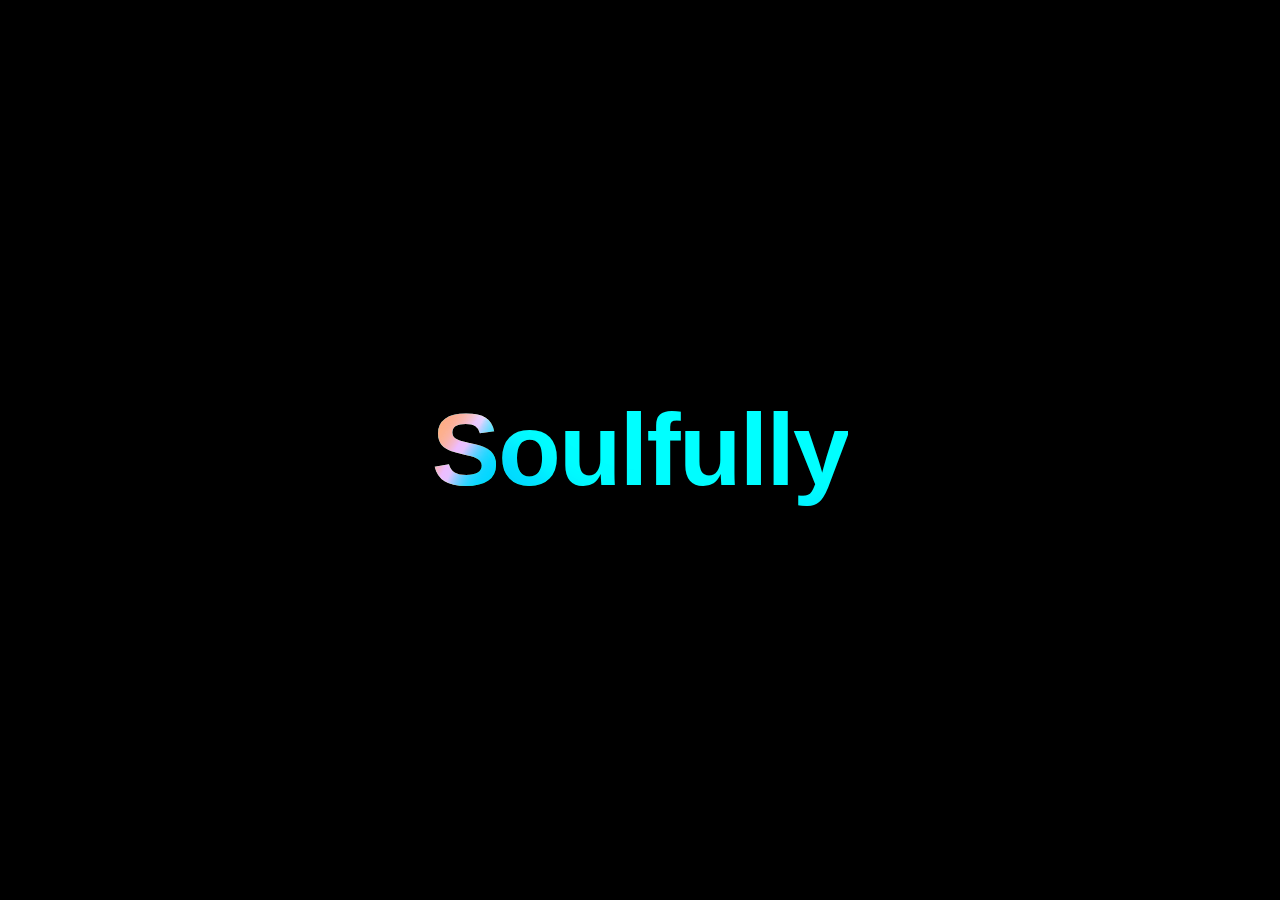
<file: index.html>
<!DOCTYPE html>
<html lang="en">
<head>
    <meta charset="UTF-8">
    <meta name="viewport" content="width=device-width, initial-scale=1.0">
    <title>Soulfully</title>
    <!-- <link href="https://fonts.googleapis.com/css2?family=Poppins:wght@400;600&display=swap" rel="stylesheet">
    <link rel="preconnect" href="https://fonts.googleapis.com"> -->
    <link rel="preconnect" href="https://fonts.gstatic.com" crossorigin>
    <link href="https://fonts.googleapis.com/css2?family=Dancing+Script:wght@400..700&display=swap" rel="stylesheet">
    <link rel="stylesheet" href="styles.css">
    <style>
        /* Floating mute button */
        #mute-btn {
            position: fixed;
            bottom: 20px;
            right: 20px;
            background-color: #ff5a5f;
            color: white;
            border: none;
            border-radius: 50%;
            padding: 15px;
            font-size: 20px;
            cursor: pointer;
        }


        /* Add blur effect to main content when popup shows */
        #main-content {
            transition: filter 0.3s ease;
        }

        body.popup-active {
            overflow: hidden; /* Prevents scrolling when popup is active */
        }

        body.popup-active #main-content {
            filter: blur(10px);
        }

        /* Ensure mute button stays fixed on screen */
        #mute-btn {
            position: fixed;
            bottom: 20px;
            right: 20px;
            z-index: 1001; /* Higher than popup z-index */
        }

        .button {
            background: #333;
            color: white;
            border: none;
            padding: 16px 32px;
            border-radius: 9999px;
            font-size: 20px;
            cursor: pointer;
            display: block;
            margin: 0 auto;
            width: fit-content;
            z-index: 3;
        }

        .popup-card {
            position: fixed;
            top: 50%;
            left: 50%;
            transform: translate(-50%, -50%) scale(0.7);
            background: linear-gradient(135deg, #F72C5B, #FF2929);
            /* background: #B82132; */
            padding: 40px;
            border-radius: 30px;
            box-shadow: 0 15px 35px rgba(255, 107, 107, 0.3);
            text-align: center;
            z-index: 1000;
            opacity: 0;
            visibility: hidden;
            transition: all 0.5s cubic-bezier(0.4, 0, 0.2, 1);
            max-width: 85vh;
            width: 320px;
            border: 2px solid rgba(255, 255, 255, 0.3);
            backdrop-filter: blur(10px);
            overflow-y: none;
            max-height: 95vh;
        }

        .popup-card.show {
            opacity: 1;
            visibility: visible;
            transform: translate(-50%, -50%) scale(1);
            animation: heartbeat 1.5s ease-in-out infinite;
        }

        .popup-content {
            color: #fff;
            font-size: 20px;
            line-height: 1.6;
            margin-bottom: 20px;
            text-shadow: 0 2px 4px rgba(0, 0, 0, 0.1);
            animation: fadeInUp 0.8s ease-out;
        }

        .popup-hearts {
            position: absolute;
            width: 100%;
            height: 100%;
            top: 0;
            left: 0;
            pointer-events: none;
        }

        /* Farewell Screen */
        .farewell-screen {
            position: fixed;
            top: 0;
            left: 0;
            width: 100%;
            height: 100%;
            background: black;
            z-index: 2000;
            display: flex;
            justify-content: center;
            align-items: center;
            opacity: 0;
            visibility: hidden;
            transition: opacity 1s ease;
        }

        .farewell-screen.show {
            opacity: 1;
            visibility: visible;
        }

        .farewell-text {
            color: white;
            font-size: 32px;
            font-weight: 600;
            opacity: 0;
            transform: translateY(20px);
        }

        .farewell-screen.show .farewell-text {
            animation: farewell 2s ease forwards;
        }

        /* Particle Effects */
        .particle {
            position: fixed;
            pointer-events: none;
            animation: particleFloat 3s ease-in infinite;
        }

        /* Animations */
        @keyframes heartbeat {
            0% { transform: translate(-50%, -50%) scale(1); }
            14% { transform: translate(-50%, -50%) scale(1.1); }
            28% { transform: translate(-50%, -50%) scale(1); }
            42% { transform: translate(-50%, -50%) scale(1.1); }
            70% { transform: translate(-50%, -50%) scale(1); }
        }

        @keyframes fadeInUp {
            from {
                opacity: 0;
                transform: translateY(20px);
            }
            to {
                opacity: 1;
                transform: translateY(0);
            }
        }

        @keyframes particleFloat {
            0% {
                transform: translate(0, 0) rotate(0deg);
                opacity: 1;
            }
            100% {
                transform: translate(var(--tx), var(--ty)) rotate(360deg);
                opacity: 0;
            }
        }

        @keyframes farewell {
            0% {
                opacity: 0;
                transform: translateY(20px);
            }
            50% {
                opacity: 1;
                transform: translateY(0);
            }
            100% {
                opacity: 0;
                transform: translateY(-20px);
            }
        }

        .sparkle {
            position: absolute;
            width: 6px;
            height: 6px;
            border-radius: 50%;
            background: white;
            animation: sparkle 1.5s ease-in-out infinite;
            opacity: 0;
        }

        @keyframes sparkle {
            0% { transform: scale(0); opacity: 0; }
            50% { transform: scale(1); opacity: 1; }
            100% { transform: scale(0); opacity: 0; }
        }

    </style>
</head>
<body>
    <div id="loading-screen">
        <div class="loading-content">
            <h1 class="loading-title">Soulfully
                <div class="aurora">
                    <div class="aurora__item"></div>
                    <div class="aurora__item"></div>
                    <div class="aurora__item"></div>
                    <div class="aurora__item"></div>
                </div>
            </h1>
        </div>
    </div>

    <div id="main-content">
        <div class="mobile-view">
            <div class="header">
                <h1 class="title">Swipe to<br>Read and Realise</h1>
                <p class="subtitle">The Unspoken thoughts and feelings<br>Take your time, read and realise soulfully</p>
            </div>

            <div class="card-container">
                <div class="card-carousel">
                    <!-- Cards will be dynamically added here -->
                </div>
            </div>

            <button class="button">For You</button>
        </div>
    </div>

    <button id="mute-btn">🔊</button>

    <div class="popup-card">
        <div class="popup-content">
            Happy Birthday, Ju!🎉💙<br>  
            I hope today is as beautiful and full of joy as you are. Some people make life brighter just by being in it, you’re one of them. Wishing you happiness, love, and all the things your heart secretly longs for.<br>  
            — You Know Who❤️
        </div>
    </div>

    <div class="farewell-screen">
        <div class="farewell-text">Goodbye...</div>
    </div>

    <script>
        const cardContents = [
            { content: "Hey Birthday Girll.. Just Swipe but click the button" },
            { content: "Whishing you the HAPIEST BIRTHBAY ever my friend" },
            { content: "I don't know if you remember these. Here's something for you.." },
            { content: "It will take some time, Have Patience and Read" },
            { content: "If you want to stop inbetween click the For You Button" },
            { content: "My sincire and deepest apologies for everything" },
            { content: "I don't understand one thing. We all say we moved on and still visit their profile picture why?." },
            { content: "I don't actually like dates. I get awkward as I never know what to do." },
            { content: "Searching songs for post is a pain in the ass." },
            { content: "Some souls suffer alone, fight alone. They heal, they win." },
            { content: "My flex is I can heal me without anyone's help." },
            { content: "Sorry, I didn’t see things the way you see me. You’re my good friend. But how do I call those happy memories? You love the way I call you. Our late-night calls, texting even when we're busy, and you saying I'm the right one for you. You showed my pictures to your mom, telling her I'm the most beautiful girl. You said you would take me wherever you go,"},
            { content: "You'd be ready to apologize first because you never want to lose me at any cost. We used to say it's hard to live without each other. You love my hair, eyes, and my smile. You always make time to see me. We talk about love, and you say I'm a kid to you, promising that you'll always be by my side to take care of me. And I'll miss your cute possessiveness when I talk to other boys. All these memories will be unforgettable, and thank you for them." },
            { content: "Being loved is the minimum. Make sure you're also valued, respected, prioritized, desired, heard, understood and supported" },
            { content: "Don't force anything. Always listen to your heart and take decisions wisely." },
            { content: "When a girl wants to change her life. She cuts her hair. When a woman wants to change her life. She cuts people." },
            { content: "I got no time forcing anything. You talk, I talk, You don't, I don't." },
            { content: "If I let you go, it's because I need to be happy, with or without you in my life." },
            { content: "Time takes us where we need to." },
            { content: "You will realise when you read old chats. You have gone through a lot by begging the wrong one in your life and you believed all the fake promises. But still you didn't give up on yourself. Happy days are coming, keep shining." },
            { content: "If it is not love then why do you care." },
            { content: "Okay, they never admit their mistake, but deep inside they know what they did." },
            { content: "If you feel heavy right now just sleep. Good Night." },
            { content: "Those unforgettable eye contact.." },
            { content: "If you don't treat her right, don't be pissed or surprised when someone else does. Taking a woman for granted leads to just one place, Her finding someone who appreciates her for HER." },
            { content: "Me wondering how I survived all those tough times in my life I thought I never would, It was very hard for me to wake up the next day. Don't know why I loved so much without getting anything in return. Which is very stupid now. Now I'm here not regretting but thankful for the lesson. They changed me into who I am today." },
            { content: "I hate that I have to heal from things that weren't my fault." },
            { content: "If a woman doesn't feel safe around you, you have failed as a man. It is your responsibility to drop her home safe without abusing her mentally and physically." },
            { content: "And suddenly you feel that he is the one." },
            { content: "I'm in my calm era. I just pray now and let things be." },
            { content: "Loving you from afar." },
            { content: "Adulting is realising that all you need is a stable income, a supportive partner and a peaceful home." },
            { content: "The monster you saw at the end of your relationship is who they really are." },
            { content: "When God wants to bless a man, He gives him a quality woman." },
            { content: "There is love in holding and, There is love in letting go." },
            { content: "For a girl, her partner's birthday is basically her second birthday." },
            { content: "There is love in holding and, There is love in letting go." },
            { content: "I might be a little toxic but at least I'm loyal" },
            { content: "I hate myself for thinking about you once again." },
            { content: "Watching the moon with blurry eyes" },
            { content: "If you treat each other right, just like you did in the beginning, there will never be an end." },
            { content: "There is love in holding and, There is love in letting go." },
        ];

        // Music list
        const musicList = [
            "music1.mp3",
            "music2.mp3",
            "music3.mp3",
            "music4.mp3",
            "music5.mp3",
            "music6.mp3",            
        ];

        let currentMusic = new Audio();
        let isMuted = false;

        // Initialize the carousel
        const carousel = document.querySelector('.card-carousel');
        let currentCard = 0;
        let startX = 0;
        let isDragging = false;

        // Card colors
        const colors = ['#CB9DF0', '#F0C1E1', '#FDDBBB', '#FFF9BF'];

        function updateCards() {
            const cards = document.querySelectorAll('.card');
            cards.forEach((card, index) => {
                card.className = 'card';
                if (index === currentCard) {
                    card.classList.add('current');
                } else if (index === (currentCard - 1 + cardContents.length) % cardContents.length) {
                    card.classList.add('prev');
                } else if (index === (currentCard + 1) % cardContents.length) {
                    card.classList.add('next');
                }
            });
        }

        function playRandomSong() {
            const randomIndex = Math.floor(Math.random() * musicList.length);
            currentMusic.src = musicList[randomIndex];
            currentMusic.play().catch((error) => console.log('Error playing music:', error));
        }

        // Mute/Unmute functionality
        document.getElementById("mute-btn").addEventListener("click", () => {
            isMuted = !isMuted;
            currentMusic.muted = isMuted;
            popupMusic.muted = isMuted;
            document.getElementById("mute-btn").textContent = isMuted ? '🔇' : '🔊';
        });

        // Create and add cards
        cardContents.forEach((item, index) => {
            const card = document.createElement('div');
            card.className = 'card';
            card.style.backgroundColor = colors[index % colors.length];
            
            const textDiv = document.createElement('div');
            textDiv.className = 'card-text';
            textDiv.textContent = item.content;
            
            card.appendChild(textDiv);
            carousel.appendChild(card);
        });

        // Touch events
        carousel.addEventListener('touchstart', (e) => {
            startX = e.touches[0].clientX;
            isDragging = true;
        });

        carousel.addEventListener('touchmove', (e) => {
            if (!isDragging) return;
            
            const x = e.touches[0].clientX;
            const walk = startX - x;
            
            if (Math.abs(walk) > 20) {
                e.preventDefault();
            }
        }, { passive: false });

        carousel.addEventListener('touchend', (e) => {
            if (!isDragging) return;
            
            isDragging = false;
            const x = e.changedTouches[0].clientX;
            const walk = startX - x;
            
            if (Math.abs(walk) > 50) {
                if (walk > 0) {
                    currentCard = (currentCard + 1) % cardContents.length;
                } else {
                    currentCard = (currentCard - 1 + cardContents.length) % cardContents.length;
                }
                updateCards();
                playRandomSong(); // Change song when swiping a card
            }
        });

        // Initial card setup
        updateCards();

        // Loading screen timer
        window.addEventListener('load', () => {
            setTimeout(() => {
                document.getElementById('loading-screen').style.display = 'none';
                document.getElementById('main-content').style.display = 'flex';
                playRandomSong(); // Play song after loading
            }, 3000);
        });

        const popupMusic = new Audio('ishq.mp3');
        const popupCard = document.querySelector('.popup-card');
        const farewellScreen = document.querySelector('.farewell-screen');
        const forYouButton = document.querySelector('.button');

        // Create sparkles around the popup
        function createSparkles() {
            for (let i = 0; i < 50; i++) {
                const sparkle = document.createElement('div');
                sparkle.className = 'sparkle';
                sparkle.style.left = `${Math.random() * 100}%`;
                sparkle.style.top = `${Math.random() * 100}%`;
                sparkle.style.animationDelay = `${Math.random() * 2}s`;
                popupCard.appendChild(sparkle);
            }
        }

        // Create floating particles
        function createParticles() {
            const particles = ['✨', '💖', '✨', '🌟'];
            for (let i = 0; i < 120; i++) {
                const particle = document.createElement('div');
                particle.className = 'particle';
                particle.textContent = particles[Math.floor(Math.random() * particles.length)];
                particle.style.left = `${Math.random() * 100}%`;
                particle.style.top = `${Math.random() * 100}%`;
                particle.style.setProperty('--tx', `${(Math.random() - 0.5) * 200}px`);
                particle.style.setProperty('--ty', `${-Math.random() * 200}px`);
                particle.style.animationDelay = `${Math.random() * 2}s`;
                document.body.appendChild(particle);
            }
        }

        forYouButton.addEventListener('click', () => {
        currentMusic.pause();
        popupCard.classList.add('show');
        document.body.classList.add('popup-active'); // Add class to body
        popupMusic.muted = isMuted;
        popupMusic.play().catch(error => console.log('Error playing popup music:', error));
        
        createSparkles();
        createParticles();

        setTimeout(() => {
            popupCard.style.transition = 'all 1s ease';
            popupCard.style.opacity = '0';
            popupMusic.volume = 0;
            document.body.classList.remove('popup-active'); // Remove class from body
            
            farewellScreen.classList.add('show');
            
            setTimeout(() => {
                const particles = document.querySelectorAll('.particle');
                particles.forEach(particle => particle.remove());
            }, 1000);
            
        }, 29000);
    });

    // Update popup click handler
    popupCard.addEventListener('click', () => {
        popupCard.classList.remove('show');
        document.body.classList.remove('popup-active'); // Remove class from body
        popupMusic.pause();
        popupMusic.currentTime = 0;
        currentMusic.play().catch(error => console.log('Error resuming main music:', error));
    });

    </script>
</body>
</html>
</file>
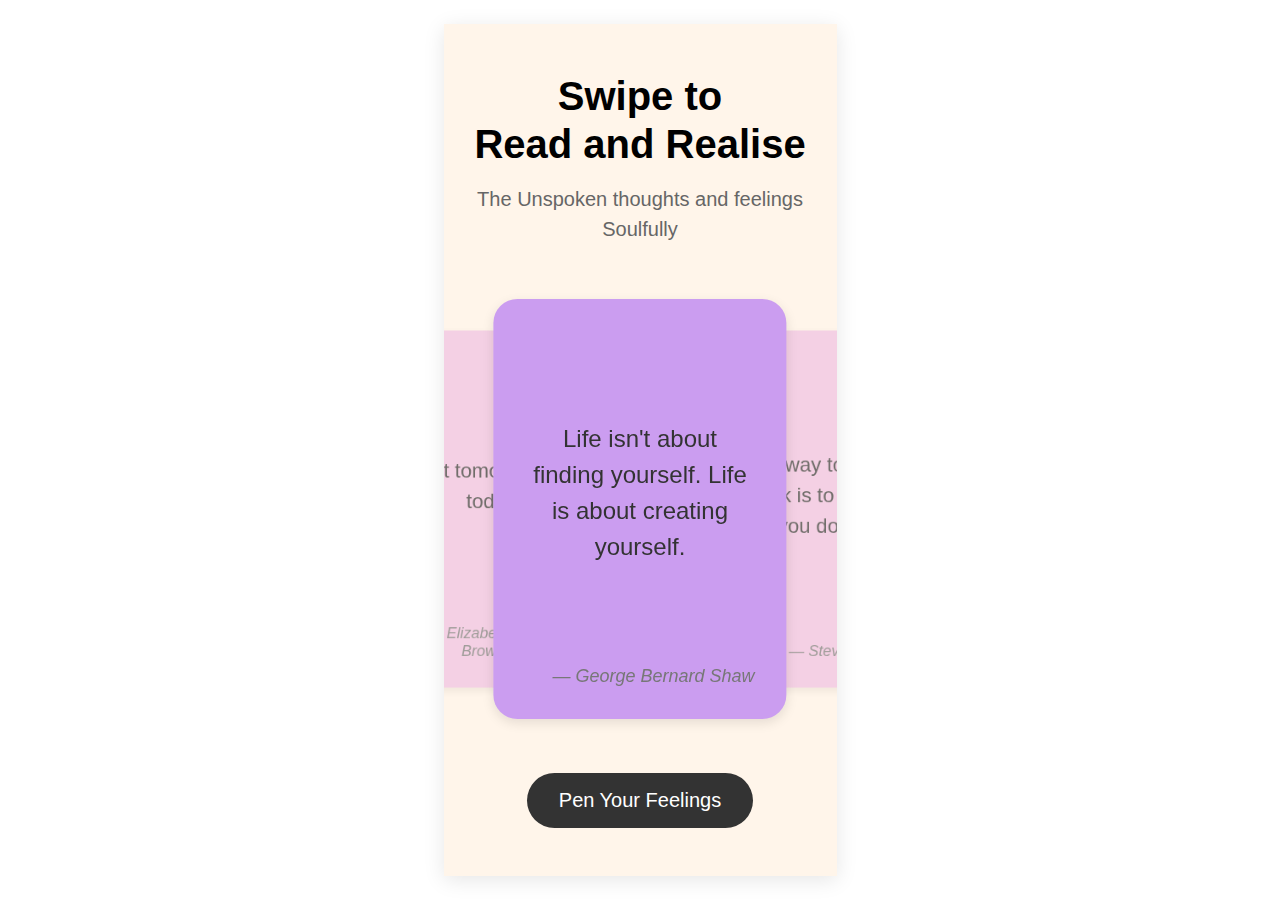
<file: Home.html>
<!DOCTYPE html>
<html lang="en">
<head>
    <meta charset="UTF-8">
    <meta name="viewport" content="width=device-width, initial-scale=1.0">
    <title>Journal App</title>
    <style>
        * {
            margin: 0;
            padding: 0;
            box-sizing: border-box;
        }

        body {
            background: white;
            min-height: 100vh;
            font-family: -apple-system, BlinkMacSystemFont, 'Segoe UI', Roboto, Oxygen, Ubuntu, Cantarell, sans-serif;
            display: flex;
            justify-content: center;
            align-items: center;
        }

        .mobile-view {
            width: 393px;
            height: 852px;
            background: #FFF5EA;
            position: relative;
            overflow: hidden;
            box-shadow: 0 4px 20px rgba(0, 0, 0, 0.1);
            display: flex;
            flex-direction: column;
            padding: 48px 24px;
        }

        .header {
            text-align: center;
            margin-bottom: 40px;
        }

        .title {
            font-size: 40px;
            font-weight: 700;
            margin-bottom: 16px;
            line-height: 1.2;
            color: #000;
        }

        .subtitle {
            font-size: 20px;
            color: #666;
            line-height: 1.5;
        }

        .card-container {
            flex: 1;
            position: relative;
            display: flex;
            align-items: center;
            justify-content: center;
            margin-bottom: 40px;
            perspective: 1000px;
            transform-style: preserve-3d;
        }

        .card-carousel {
            width: 100%;
            height: 420px;
            position: relative;
            overflow: visible;
        }

        .card {
            width: 85%;
            height: 100%;
            position: absolute;
            left: 50%;
            top: 0;
            border-radius: 24px;
            box-shadow: 0 4px 12px rgba(0, 0, 0, 0.1);
            transition: all 0.5s ease;
            display: flex;
            flex-direction: column;
            justify-content: space-between;
            padding: 32px;
            text-align: center;
            will-change: transform;
            transform-origin: center center;
            transform: translateX(-50%) scale(0.8);
            opacity: 0;
            cursor: grab;
            user-select: none;
        }

        .card.prev {
            transform: translateX(-100%) scale(0.85);
            opacity: 0.7;
            z-index: 1;
        }

        .card.current {
            transform: translateX(-50%) scale(1);
            opacity: 1;
            z-index: 2;
        }

        .card.next {
            transform: translateX(0%) scale(0.85);
            opacity: 0.7;
            z-index: 1;
        }

        .card-text {
            flex: 1;
            display: flex;
            align-items: center;
            justify-content: center;
            font-size: 24px;
            line-height: 1.5;
            color: #333;
            word-wrap: break-word;
            max-width: 100%;
            text-align: center;
        }

        .author {
            font-size: 18px;
            color: #777;
            margin-top: 12px;
            font-style: italic;
            align-self: flex-end; /* Ensure the author is aligned to the bottom of the card */
        }

        .button {
            background: #333;
            color: white;
            border: none;
            padding: 16px 32px;
            border-radius: 9999px;
            font-size: 20px;
            cursor: pointer;
            display: block;
            margin: 0 auto;
            width: fit-content;
            z-index: 3;
        }

        @media (min-width: 768px) {
            body {
                background: white;
            }
            
            .mobile-view {
                margin: auto;
            }
        }
    </style>
</head>
<body>
    <div class="mobile-view">
        <div class="header">
            <h1 class="title">Swipe to<br>Read and Realise</h1>
            <p class="subtitle">The Unspoken thoughts and feelings<br>Soulfully</p>
        </div>

        <div class="card-container">
            <div class="card-carousel">
                <!-- Cards will be dynamically added here -->
            </div>
        </div>

        <button class="button">Pen Your Feelings</button>

    </div>

    <script>
        const cardContents = [
            { content: "Life isn't about finding yourself. Life is about creating yourself.", author: "George Bernard Shaw" },
            { content: "The only way to do great work is to love what you do.", author: "Steve Jobs" },
            { content: "Everything you've ever wanted is on the other side of fear.", author: "George Addair" },
            { content: "The future belongs to those who believe in the beauty of their dreams.", author: "Eleanor Roosevelt" },
            { content: "Don't count the days, make the days count.", author: "Muhammad Ali" },
            { content: "Success is not final, failure is not fatal: it is the courage to continue that counts.", author: "Winston Churchill" },
            { content: "The best way to predict the future is to create it.", author: "Abraham Lincoln" },
            { content: "Every moment is a fresh beginning.", author: "T.S. Eliot" },
            { content: "Believe you can and you're halfway there.", author: "Theodore Roosevelt" },
            { content: "The journey of a thousand miles begins with one step.", author: "Lao Tzu" },
            { content: "It's not what happens to you, but how you react to it that matters.", author: "Epictetus" },
            { content: "Do what you can, with what you have, where you are.", author: "Theodore Roosevelt" },
            { content: "The only impossible journey is the one you never begin.", author: "Tony Robbins" },
            { content: "Life is what happens while you're busy making other plans.", author: "John Lennon" },
            { content: "You are never too old to set another goal or to dream a new dream.", author: "C.S. Lewis" },
            { content: "The purpose of our lives is to be happy.", author: "Dalai Lama" },
            { content: "Keep your face always toward the sunshine, and shadows will fall behind you.", author: "Walt Whitman" },
            { content: "What you get by achieving your goals is not as important as what you become by achieving your goals.", author: "Zig Ziglar" },
            { content: "The only limit to our realization of tomorrow will be our doubts of today.", author: "Franklin D. Roosevelt" },
            { content: "Light tomorrow with today.", author: "Elizabeth Barrett Browning" }
        ];

        const carousel = document.querySelector('.card-carousel');
        let currentCard = 0;
        let startX = 0;
        let isDragging = false;

        function updateCards() {
            const cards = document.querySelectorAll('.card');
            cards.forEach((card, index) => {
                card.className = 'card';
                if (index === currentCard) {
                    card.classList.add('current');
                } else if (index === (currentCard - 1 + cardContents.length) % cardContents.length) {
                    card.classList.add('prev');
                } else if (index === (currentCard + 1) % cardContents.length) {
                    card.classList.add('next');
                }
            });
        }

        // Create and add cards
        cardContents.forEach((item, index) => {
            const card = document.createElement('div');
            card.className = 'card';
            card.style.backgroundColor = index % 2 === 0 ? '#CB9DF0' : '#F0C1E1';
            
            const textDiv = document.createElement('div');
            textDiv.className = 'card-text';
            textDiv.textContent = item.content;
            
            const authorDiv = document.createElement('div');
            authorDiv.className = 'author';
            authorDiv.textContent = `— ${item.author}`;
            
            card.appendChild(textDiv);
            card.appendChild(authorDiv);
            carousel.appendChild(card);
        });

        // Initial card setup
        updateCards();

        // Touch events
        carousel.addEventListener('touchstart', (e) => {
            startX = e.touches[0].clientX;
            isDragging = true;
        });

        carousel.addEventListener('touchmove', (e) => {
            if (!isDragging) return;
            
            const x = e.touches[0].clientX;
            const walk = startX - x;
            
            if (Math.abs(walk) > 20) {
                e.preventDefault();
            }
        }, { passive: false });

        carousel.addEventListener('touchend', (e) => {
            if (!isDragging) return;
            
            isDragging = false;
            const x = e.changedTouches[0].clientX;
            const walk = startX - x;
            
            if (Math.abs(walk) > 50) {
                if (walk > 0) {
                    currentCard = (currentCard + 1) % cardContents.length;
                } else {
                    currentCard = (currentCard - 1 + cardContents.length) % cardContents.length;
                }
                updateCards();
            }
        });
    </script>
</body>
</html>
</file>
<file: styles.css>
/* Root Variables */
:root {
    --bg: #000000;
    --clr-1: #00c2ff;
    --clr-2: #33ff8c;
    --clr-3: #ffc640;
    --clr-4: #e54cff;
    --blur: 1rem;
    --fs: clamp(3rem, 8vw, 7rem);
    --ls: clamp(-1.75px, -0.25vw, -3.5px);
}

@supports (padding-top: env(safe-area-inset-top)) {
    :root {
        --sab: env(safe-area-inset-bottom); /* Status bar height */
        --sat: env(safe-area-inset-top);    /* Top safe area */
    }
}

/* Global Styles */
* {
    margin: 0;
    padding: 0;
    box-sizing: border-box;
    -webkit-user-select: none;
    user-select: none;
}

html, body {
    margin: 0;
    padding: 0;
    width: 100%;
    height: 100%;
    overflow: hidden;
    position: fixed;
}

body {
    min-height: 100vh;
    font-family: "Poppins", -apple-system, BlinkMacSystemFont, 'Segoe UI', Roboto, sans-serif;
}

/* Loading Screen Styles */
#loading-screen {
    position: fixed;
    top: 0;
    left: 0;
    width: 100vw;
    height: 100vh;
    display: flex;
    justify-content: center;
    align-items: center;
    background-color: var(--bg);
    z-index: 9999;
    color: #fff;
}

.loading-content {
    text-align: center;
}

.loading-title {
    font-size: var(--fs);
    font-weight: 600;
    letter-spacing: var(--ls);
    position: relative;
    overflow: hidden;
    background: var(--bg);
    margin: 0;
}

/* Aurora Effects */
.aurora {
    position: absolute;
    top: 0;
    left: 0;
    width: 100%;
    height: 100%;
    z-index: 2;
    mix-blend-mode: darken;
    pointer-events: none;
}

.aurora__item {
    overflow: hidden;
    position: absolute;
    width: 60vw;
    height: 60vw;
    background-color: var(--clr-1);
    border-radius: 37% 29% 27% 27% / 28% 25% 41% 37%;
    filter: blur(var(--blur));
    mix-blend-mode: overlay;
}

.aurora__item:nth-of-type(1) {
    top: -50%;
    animation: aurora-border 6s ease-in-out infinite,
        aurora-1 12s ease-in-out infinite alternate;
}

.aurora__item:nth-of-type(2) {
    background-color: var(--clr-3);
    right: 0;
    top: 0;
    animation: aurora-border 6s ease-in-out infinite,
        aurora-2 12s ease-in-out infinite alternate;
}

.aurora__item:nth-of-type(3) {
    background-color: var(--clr-2);
    left: 0;
    bottom: 0;
    animation: aurora-border 6s ease-in-out infinite,
        aurora-3 8s ease-in-out infinite alternate;
}

.aurora__item:nth-of-type(4) {
    background-color: var(--clr-4);
    right: 0;
    bottom: -50%;
    animation: aurora-border 6s ease-in-out infinite,
        aurora-4 24s ease-in-out infinite alternate;
}

/* Main Content Styles */
#main-content {
    display: none;
    width: 100%;
    /* Use CSS custom properties for dynamic sizing */
    height: 100dvh; /* Modern browsers */
    height: calc(100vh - var(--sab, 0px) - var(--sat, 0px)); /* Fallback considering safe areas */
    margin: 0;
    padding: env(safe-area-inset-top) 0 env(safe-area-inset-bottom) 0;
    overflow: hidden;
    background: white;
    
    /* Add support for -webkit-fill-available */
    @supports (-webkit-touch-callout: none) {
        height: -webkit-fill-available;
        min-height: -webkit-fill-available;
    }
}

.mobile-view {
    width: 100%;
    height: 100%;
    background: #FFF5EA;
    position: relative;
    overflow: hidden;
    display: flex;
    flex-direction: column;
    /* Adjust padding to account for safe areas */
    padding: max(16px, 3vh) max(16px, 3vw);
    padding-top: max(16px, 3vh, env(safe-area-inset-top));
    padding-bottom: max(16px, 3vh, env(safe-area-inset-bottom));
}

/* Header Styles */
.header {
    text-align: center;
    margin-bottom: max(20px, 4vh);
    flex-shrink: 0;
}

.title {
    font-size: min(35px, 5vh);
    font-weight: 700;
    margin-bottom: min(16px, 2vh);
    line-height: 1.2;
    color: #000;
}

.subtitle {
    font-size: min(18px, 2.5vh);
    color: #666;
    line-height: 1.4;
}

/* Card Styles */
.card-container {
    flex: 1;
    position: relative;
    display: flex;
    align-items: center;
    justify-content: center;
    margin-bottom: max(20px, 4vh);
    perspective: 1000px;
    transform-style: preserve-3d;
    min-height: 0;
}

.card-carousel {
    width: 100%;
    height: 100%;
    position: relative;
    overflow: visible;
}

.card {
    width: 90%;
    height: min(400px, 60vh); /* Prevent cards from being too tall */
    position: absolute;
    left: 50%;
    top: 50%;
    transform: translate(-50%, -50%) scale(0.8);
    border-radius: 24px;
    box-shadow: 0 4px 12px rgba(0, 0, 0, 0.1);
    transition: all 0.5s ease;
    display: flex;
    flex-direction: column;
    justify-content: center; /* Center content vertically */
    padding: max(16px, 3vh);
    text-align: center;
    opacity: 0;
}

.card.prev {
    transform: translate(-100%, -50%) scale(0.85);
    opacity: 0.7;
    z-index: 1;
}

.card.current {
    transform: translate(-50%, -50%) scale(1);
    opacity: 1;
    z-index: 2;
}

.card.next {
    transform: translate(0%, -50%) scale(0.85);
    opacity: 0.7;
    z-index: 1;
}

.card-text {
    font-size: min(16px, 2.3vh);
    line-height: 1.4;
    color: #333;
    word-wrap: break-word;
    padding: 10px;
}

.button {
    background: #333;
    color: white;
    border: none;
    padding: min(16px, 2vh) min(32px, 4vh);
    border-radius: 9999px;
    font-size: min(20px, 2.8vh);
    cursor: pointer;
    display: block;
    margin: 0 auto;
    width: fit-content;
    z-index: 3;
    flex-shrink: 0; /* Prevent button from shrinking */
}

/* Desktop styles */
@media (min-width: 768px) {
    #main-content {
        display: flex;
        justify-content: center;
        align-items: center;
    }

    .mobile-view {
        width: min(100vw, 393px);
        height: min(100vh, 852px);
        height: min(100dvh, 852px);
        margin: auto;
        box-shadow: 0 4px 20px rgba(0, 0, 0, 0.1);
        padding: 48px 24px;
    }
}

/* Fix for iOS */
@supports (-webkit-touch-callout: none) {
    .mobile-view {
        height: -webkit-fill-available;
    }
}

/* Animation Keyframes */
@keyframes aurora-1 {
    0% {
        top: 0;
        right: 0;
    }
    50% {
        top: 100%;
        right: 75%;
    }
    75% {
        top: 100%;
        right: 25%;
    }
    100% {
        top: 0;
        right: 0;
    }
}

@keyframes aurora-2 {
    0% {
        top: -50%;
        left: 0%;
    }
    60% {
        top: 100%;
        left: 75%;
    }
    85% {
        top: 100%;
        left: 25%;
    }
    100% {
        top: -50%;
        left: 0%;
    }
}

@keyframes aurora-3 {
    0% {
        bottom: 0;
        left: 0;
    }
    40% {
        bottom: 100%;
        left: 75%;
    }
    65% {
        bottom: 40%;
        left: 50%;
    }
    100% {
        bottom: 0;
        left: 0;
    }
}

@keyframes aurora-4 {
    0% {
        bottom: -50%;
        right: 0;
    }
    50% {
        bottom: 0%;
        right: 40%;
    }
    90% {
        bottom: 50%;
        right: 25%;
    }
    100% {
        bottom: -50%;
        right: 0;
    }
}

@keyframes aurora-border {
    0% {
        border-radius: 37% 29% 27% 27% / 28% 25% 41% 37%;
    }
    25% {
        border-radius: 47% 29% 39% 49% / 61% 19% 66% 26%;
    }
    50% {
        border-radius: 57% 23% 47% 72% / 63% 17% 66% 33%;
    }
    75% {
        border-radius: 28% 49% 29% 100% / 93% 20% 64% 25%;
    }
    100% {
        border-radius: 37% 29% 27% 27% / 28% 25% 41% 37%;
    }
}


#mute-btn {
    position: fixed;
    bottom: 20px;
    right: 20px;
    background-color: #ff5a5f;
    color: white;
    border: none;
    border-radius: 50%;
    padding: 15px;
    font-size: 20px;
    cursor: pointer;
}


/* Add blur effect to main content when popup shows */
#main-content {
    transition: filter 0.3s ease;
}

body.popup-active {
    overflow: hidden; /* Prevents scrolling when popup is active */
}

body.popup-active #main-content {
    filter: blur(10px);
}

/* Ensure mute button stays fixed on screen */
#mute-btn {
    position: fixed;
    bottom: 20px;
    right: 20px;
    z-index: 1001; /* Higher than popup z-index */
}

.button {
    background: #333;
    color: white;
    border: none;
    padding: 16px 32px;
    border-radius: 9999px;
    font-size: 20px;
    cursor: pointer;
    display: block;
    margin: 0 auto;
    width: fit-content;
    z-index: 3;
}

.popup-card {
    position: fixed;
    top: 50%;
    left: 50%;
    transform: translate(-50%, -50%) scale(0.7);
    background: linear-gradient(135deg, #F72C5B, #FF2929);
    /* background: #B82132; */
    padding: 40px;
    border-radius: 30px;
    box-shadow: 0 15px 35px rgba(255, 107, 107, 0.3);
    text-align: center;
    z-index: 1000;
    opacity: 0;
    visibility: hidden;
    transition: all 0.5s cubic-bezier(0.4, 0, 0.2, 1);
    max-width: 85vh;
    width: 320px;
    border: 2px solid rgba(255, 255, 255, 0.3);
    backdrop-filter: blur(10px);
    overflow-y: none;
    max-height: 95vh;
}

.popup-card.show {
    opacity: 1;
    visibility: visible;
    transform: translate(-50%, -50%) scale(1);
    animation: heartbeat 1.5s ease-in-out infinite;
}

.popup-content {
    color: #fff;
    font-size: 20px;
    line-height: 1.6;
    margin-bottom: 20px;
    text-shadow: 0 2px 4px rgba(0, 0, 0, 0.1);
    animation: fadeInUp 0.8s ease-out;
}

.popup-hearts {
    position: absolute;
    width: 100%;
    height: 100%;
    top: 0;
    left: 0;
    pointer-events: none;
}

/* Farewell Screen */
.farewell-screen {
    position: fixed;
    top: 0;
    left: 0;
    width: 100%;
    height: 100%;
    background: black;
    z-index: 2000;
    display: flex;
    justify-content: center;
    align-items: center;
    opacity: 0;
    visibility: hidden;
    transition: opacity 1s ease;
}

.farewell-screen.show {
    opacity: 1;
    visibility: visible;
}

.farewell-text {
    color: white;
    font-size: 32px;
    font-weight: 600;
    opacity: 0;
    transform: translateY(20px);
}

.farewell-screen.show .farewell-text {
    animation: farewell 2s ease forwards;
}

/* Particle Effects */
.particle {
    position: fixed;
    pointer-events: none;
    animation: particleFloat 3s ease-in infinite;
}

/* Animations */
@keyframes heartbeat {
    0% { transform: translate(-50%, -50%) scale(1); }
    14% { transform: translate(-50%, -50%) scale(1.1); }
    28% { transform: translate(-50%, -50%) scale(1); }
    42% { transform: translate(-50%, -50%) scale(1.1); }
    70% { transform: translate(-50%, -50%) scale(1); }
}

@keyframes fadeInUp {
    from {
        opacity: 0;
        transform: translateY(20px);
    }
    to {
        opacity: 1;
        transform: translateY(0);
    }
}

@keyframes particleFloat {
    0% {
        transform: translate(0, 0) rotate(0deg);
        opacity: 1;
    }
    100% {
        transform: translate(var(--tx), var(--ty)) rotate(360deg);
        opacity: 0;
    }
}

@keyframes farewell {
    0% {
        opacity: 0;
        transform: translateY(20px);
    }
    50% {
        opacity: 1;
        transform: translateY(0);
    }
    100% {
        opacity: 0;
        transform: translateY(-20px);
    }
}

.sparkle {
    position: absolute;
    width: 6px;
    height: 6px;
    border-radius: 50%;
    background: white;
    animation: sparkle 1.5s ease-in-out infinite;
    opacity: 0;
}

@keyframes sparkle {
    0% { transform: scale(0); opacity: 0; }
    50% { transform: scale(1); opacity: 1; }
    100% { transform: scale(0); opacity: 0; }
}
</file>
